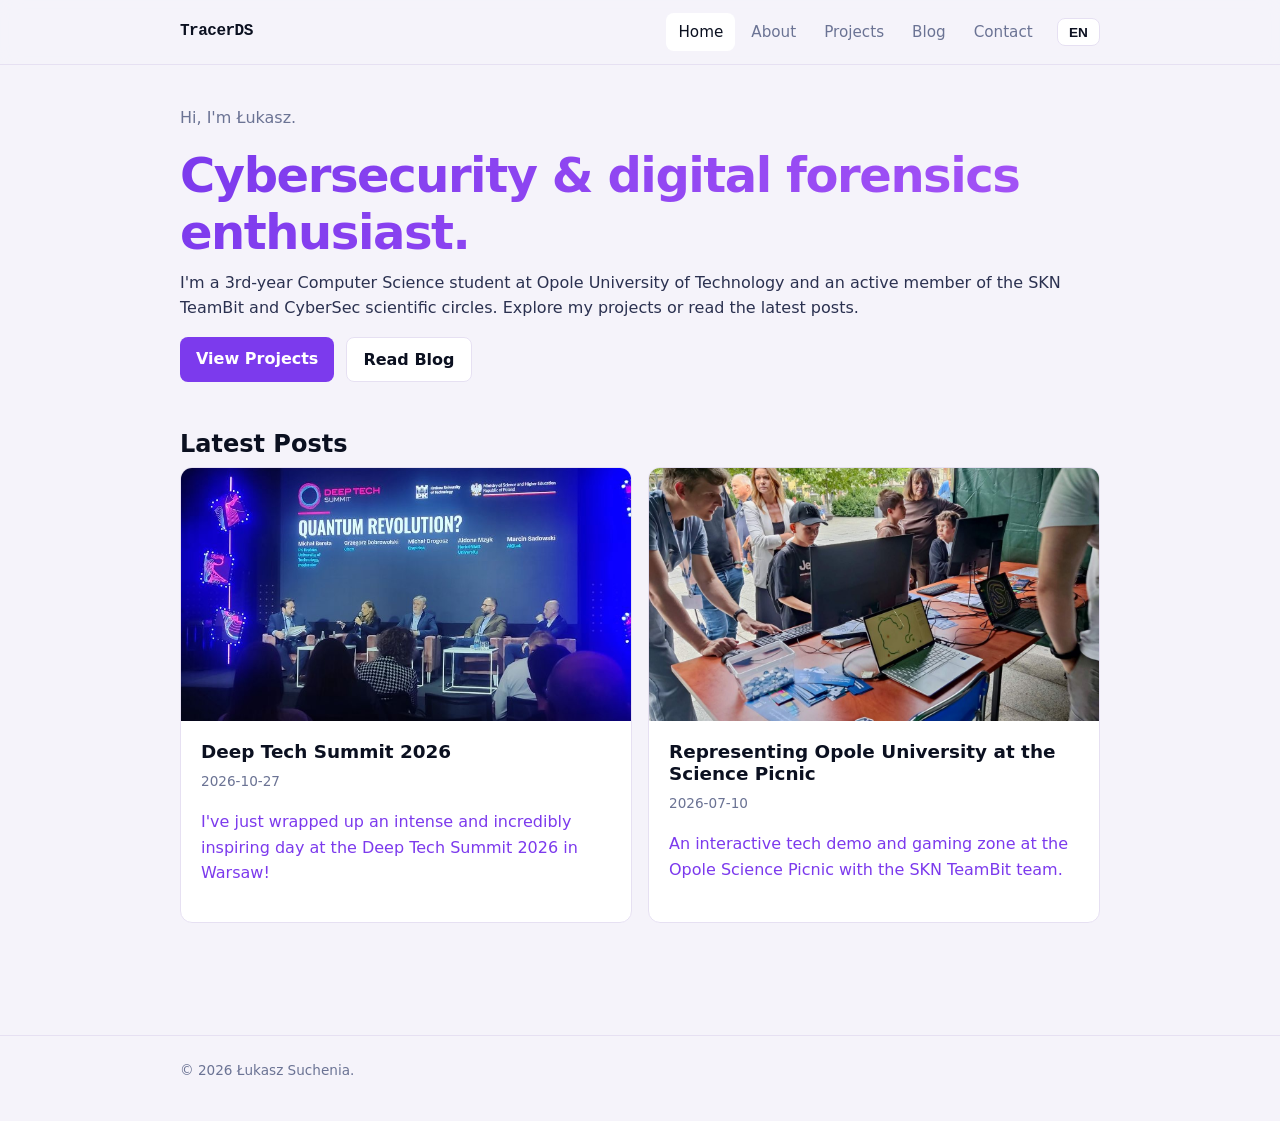
<file: index.html>
<!doctype html>
<html lang="en">
  <head>
    <meta charset="UTF-8" />
    <link rel="icon" type="image/svg+xml" href="./favicon.svg" />
    <meta name="viewport" content="width=device-width, initial-scale=1.0" />
    <title>Portfolio & Blog</title>
    <script type="module" crossorigin src="./assets/index-BQVxk0WN.js"></script>
    <link rel="stylesheet" crossorigin href="./assets/index-Brs78g0G.css">
  </head>
  <body>
    <div id="root"></div>
  </body>
</html>
</file>
<file: assets/index-Brs78g0G.css>
:root{--bg:#150d22;--bg-soft:#1e1430;--card:#23183a;--border:#3a2a5a;--text:#d7ddf0;--text-h:#fff;--muted:#8a93b8;--accent:#a855f7;--accent-2:#c084fc;--code-bg:#0f1428;--maxw:960px;--sans:"Inter", system-ui, "Segoe UI", Roboto, sans-serif;--mono:ui-monospace, Consolas, monospace;--lightningcss-light: ;--lightningcss-dark:initial;color-scheme:dark;color:var(--text);background:var(--bg);font:16px/1.6 var(--sans);-webkit-font-smoothing:antialiased;-moz-osx-font-smoothing:grayscale}@media (prefers-color-scheme:light){:root{--bg:#f5f3fa;--bg-soft:#fff;--card:#fff;--border:#e6e0f2;--text:#2b3150;--text-h:#0b1020;--muted:#6b7394;--accent:#7c3aed;--accent-2:#a855f7;--code-bg:#eef1fa;--lightningcss-light:initial;--lightningcss-dark: ;color-scheme:light}}*{box-sizing:border-box}body{margin:0}#root{min-height:100svh}.site{flex-direction:column;min-height:100svh;display:flex}.container{width:100%;max-width:var(--maxw);margin:0 auto;padding:0 1.25rem}.site-header{z-index:10;-webkit-backdrop-filter:blur(10px);backdrop-filter:blur(10px);background:color-mix(in srgb, var(--bg) 75%, transparent);border-bottom:1px solid var(--border);position:sticky;top:0}.nav{justify-content:space-between;align-items:center;height:64px;display:flex}.brand{color:var(--text-h);font-weight:700;font-family:var(--mono);letter-spacing:-.5px;text-decoration:none}nav{gap:.25rem;display:flex}.nav-link{color:var(--muted);border-radius:8px;padding:.4rem .75rem;font-size:.95rem;text-decoration:none;transition:color .15s,background .15s}.nav-link:hover{color:var(--text-h);background:var(--bg-soft)}.nav-link.active{color:var(--text-h);background:var(--card)}.site-main{flex:1;padding:2.5rem 0 4rem;animation:.45s both fadeInUp}@keyframes fadeInUp{0%{opacity:0;transform:translateY(14px)}to{opacity:1;transform:translateY(0)}}.site-footer{border-top:1px solid var(--border);color:var(--muted);padding:1.5rem 0;font-size:.85rem}h1,h2,h3{color:var(--text-h);margin:0 0 .5rem;line-height:1.2}h1{letter-spacing:-.02em;font-size:2.5rem}h2{font-size:1.5rem}h3{font-size:1.15rem}p{margin:0 0 1rem}a{color:var(--accent)}.muted{color:var(--muted)}.card{background:var(--card);border:1px solid var(--border);border-radius:12px;padding:1.25rem;transition:transform .2s,box-shadow .2s,border-color .2s}.card:hover{border-color:var(--accent);transform:translateY(-4px);box-shadow:0 12px 28px #00000040}.post-card{flex-direction:column;padding:0;text-decoration:none;display:flex;overflow:hidden}.post-card-body{padding:1.25rem}.post-card .post-meta{margin-bottom:.75rem}.post-thumb{aspect-ratio:16/9;object-fit:cover;background:var(--bg-soft);width:100%;display:block}.btn{background:var(--accent);color:#fff;cursor:pointer;border:none;border-radius:8px;padding:.55rem 1rem;font-weight:600;text-decoration:none;transition:opacity .15s,transform .15s;display:inline-block}.btn:hover{opacity:.9;transform:translateY(-1px)}.btn:active{transform:scale(.97)}.btn.secondary{background:var(--bg-soft);color:var(--text-h);border:1px solid var(--border)}.tag{background:var(--bg-soft);border:1px solid var(--border);color:var(--muted);border-radius:999px;margin-bottom:.4rem;margin-right:.4rem;padding:.2rem .55rem;font-size:.75rem;display:inline-block}.grid{gap:1rem;display:grid}.grid-2{grid-template-columns:repeat(auto-fit,minmax(260px,1fr))}.stack>*+*{margin-top:1rem}.hero-title{letter-spacing:-.03em;background:linear-gradient(120deg, var(--accent), var(--accent-2));color:#0000;-webkit-background-clip:text;background-clip:text;font-size:3rem}.section{margin-bottom:3rem}.post-content{line-height:1.75}.post-content h1,.post-content h2,.post-content h3{margin-top:1.5rem}.post-content pre{background:var(--code-bg);border:1px solid var(--border);font-family:var(--mono);border-radius:8px;padding:1rem;font-size:.9rem;overflow-x:auto}.post-content code{font-family:var(--mono);background:var(--code-bg);border-radius:4px;padding:.15rem .35rem;font-size:.9em}.post-content pre code{background:0 0;padding:0}.post-content ul,.post-content ol{padding-left:1.5rem}.post-content a{color:var(--accent)}.post-content img{border-radius:8px;max-width:100%;height:auto;margin:1.25rem auto;display:block}.post-meta{color:var(--muted);margin-bottom:1.5rem;font-size:.9rem}@media (width<=600px){h1{font-size:2rem}.hero-title{font-size:2.2rem}nav{gap:0}.nav-link{padding:.4rem .5rem;font-size:.85rem}}
</file>
